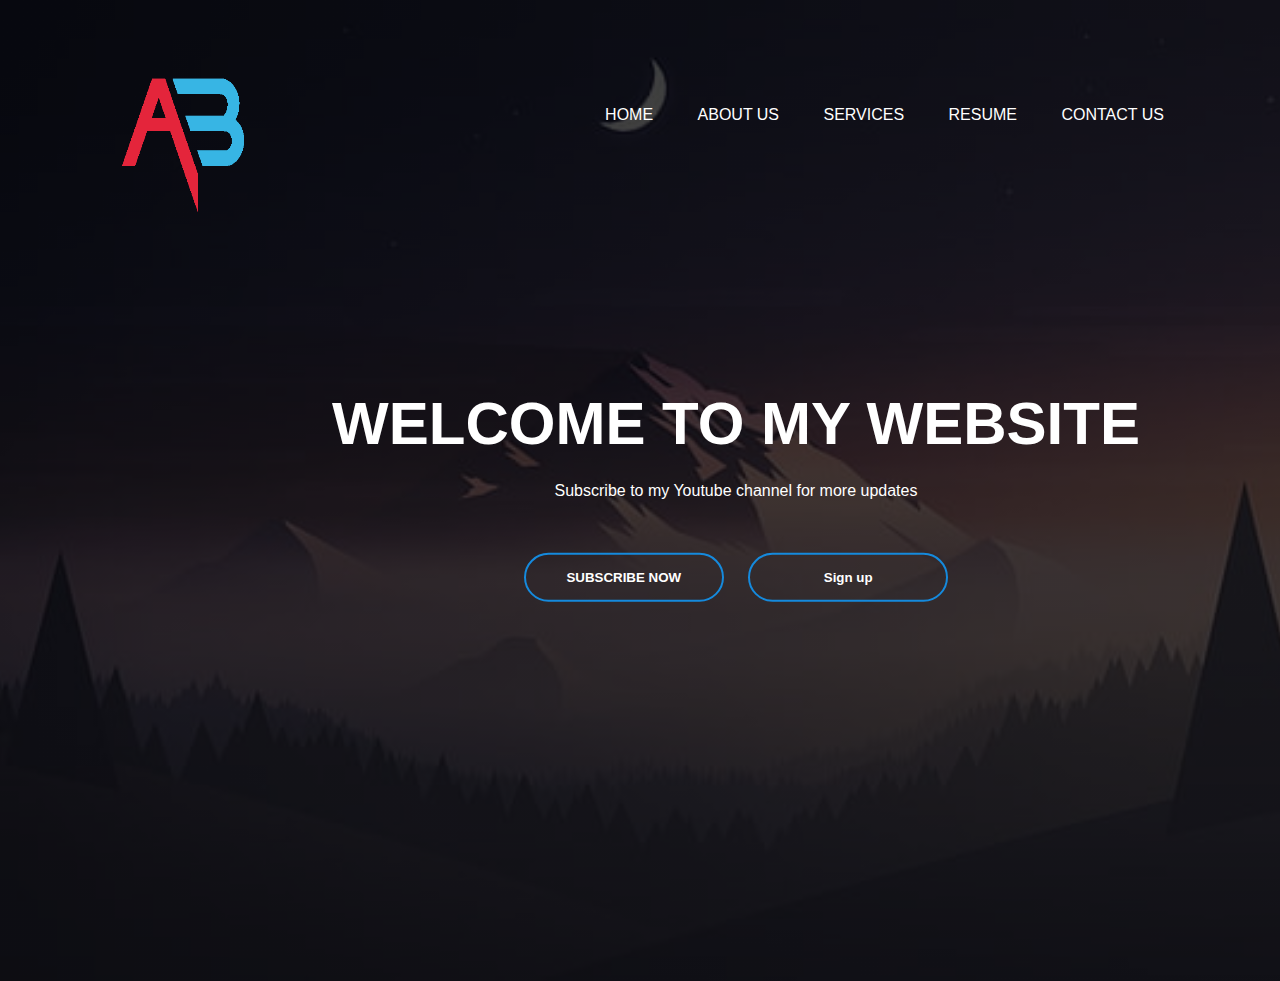
<file: Index.html>
<!DOCTYPE html>
<html lang="en">
<head>
    <title>MyWebsit.in</title>
    <link rel="stylesheet" href="Style.css">
</head>
<body>
    <div class="banner">
        <div class="navbar">
            <img src="Untitled-1.png" width="200px" height="200px"></a>
            <ul>
                <li><a href="Web.html">Home</a></li>
                <li><a href="#">About Us</a></li>
                <li><a href="#">Services</a></li>
                <li><a href="#">Resume</a></li>
                <li><a href="#">Contact us</a></li>
            </ul>
            <div class="containt">
                <h1>WELCOME TO MY WEBSITE</h1>
                <p>Subscribe to my Youtube channel for more updates</p>
                <div>
                    <a href="https://www.youtube.com/channel/UCTDN4Fad8BnsKDG5EUoIGcA/featured"><button type="button"><span></span>SUBSCRIBE NOW</button></a>  
                    <a href="Sign Up.html"><button type="button"><span></span> Sign up</button></a>

                </div>
                </div>
            </div>
            </div>
        </div>
    </div>
</body>
</html>
</file>
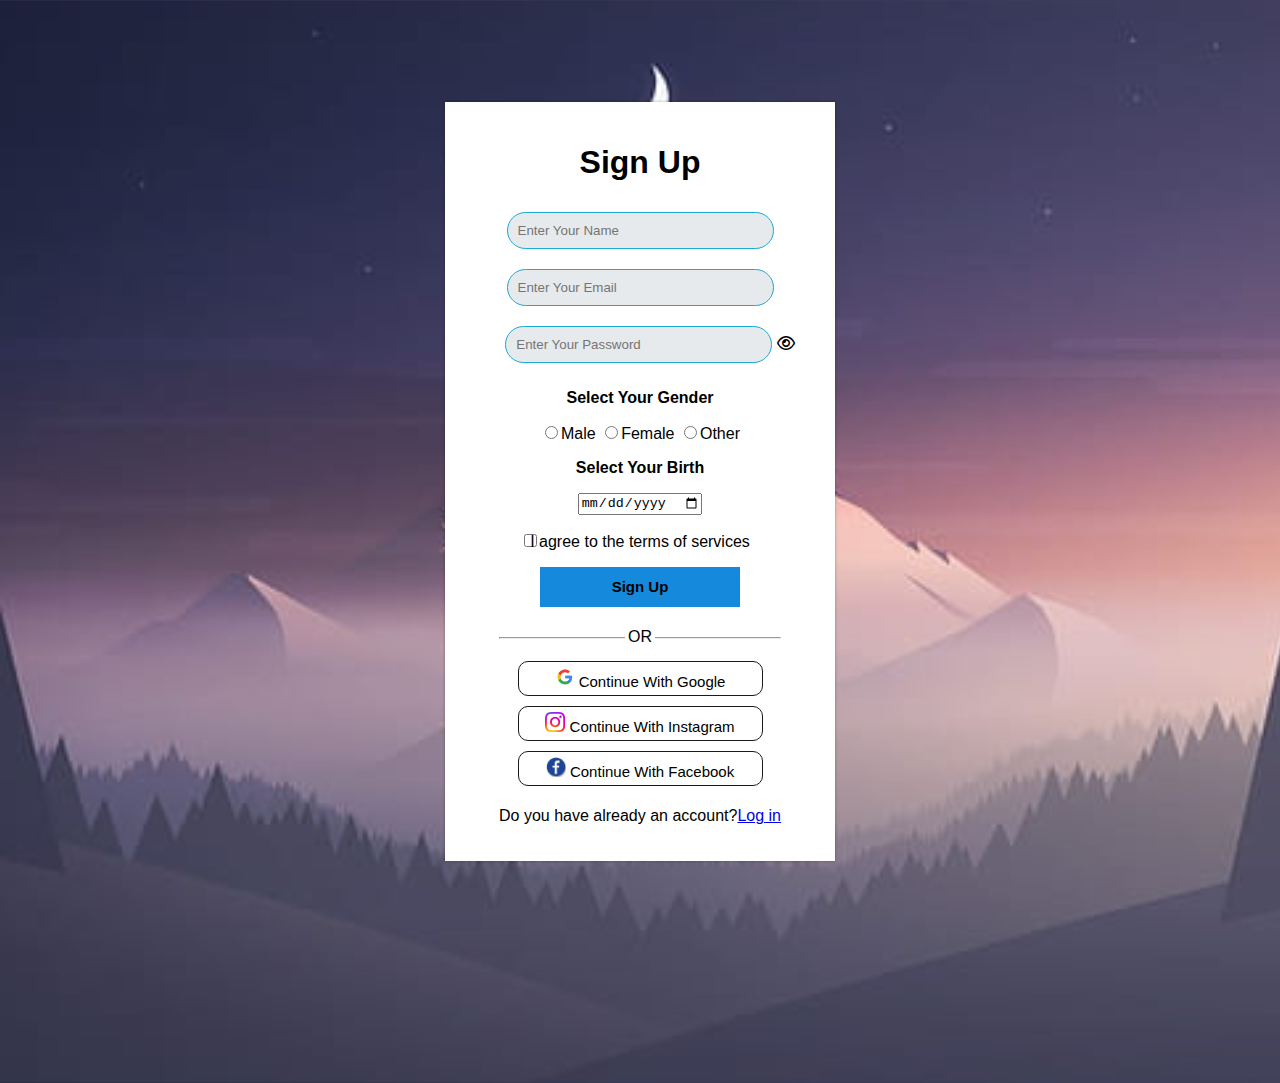
<file: Sign Up.html>
<!DOCTYPE html>
<html>
    <head>
      <title>Sign Up</title>
      <link rel="stylesheet" href="Signup.css">
      <link rel="stylesheet" href="https://cdnjs.cloudflare.com/ajax/libs/font-awesome/6.2.1/css/all.min.css">
    </head>
    <body>
          <div class="Signup">
            <h1>Sign Up</h1>
        <form>
          <input type="text" class="input-box" placeholder="Enter Your Name">
          <input type="email" class="input-box" placeholder="Enter Your Email">
          <input type="password" class="input-box" placeholder="Enter Your Password">
          <span><i class="fa-regular fa-eye"></i></span>
         <p><b>Select Your Gender</b></p> 
         <input type="radio" name="gender">Male
          <input type="radio" name="gender">Female
          <input type="radio" name="gender">Other
          <p><b>Select Your Birth</b></p>
          <input type="date">
          <p><span><input type="checkbox"></span>I agree to the terms of services</p>
          <button type="button" class="Submit-btn"><b>Sign Up</b></button>
          <hr>
          <P class="or">OR</P>
          <button type="button" class="Goggle-btn"><img src="Google img.png" class="google-img"> Continue With Google</button>
          <button type="button" class="Goggle-btn"><img src="Insta logo.jpeg" class="google-img"> Continue With Instagram</button>
          <button type="button" class="Goggle-btn"><img src="facebook logo.png" class="google-img"> Continue With Facebook</button>
          <p>Do you have already an account?<a href="signin.html"><u>Log in</u></a></p>


          </div>

        </form>
 </body>
</html>
</file>
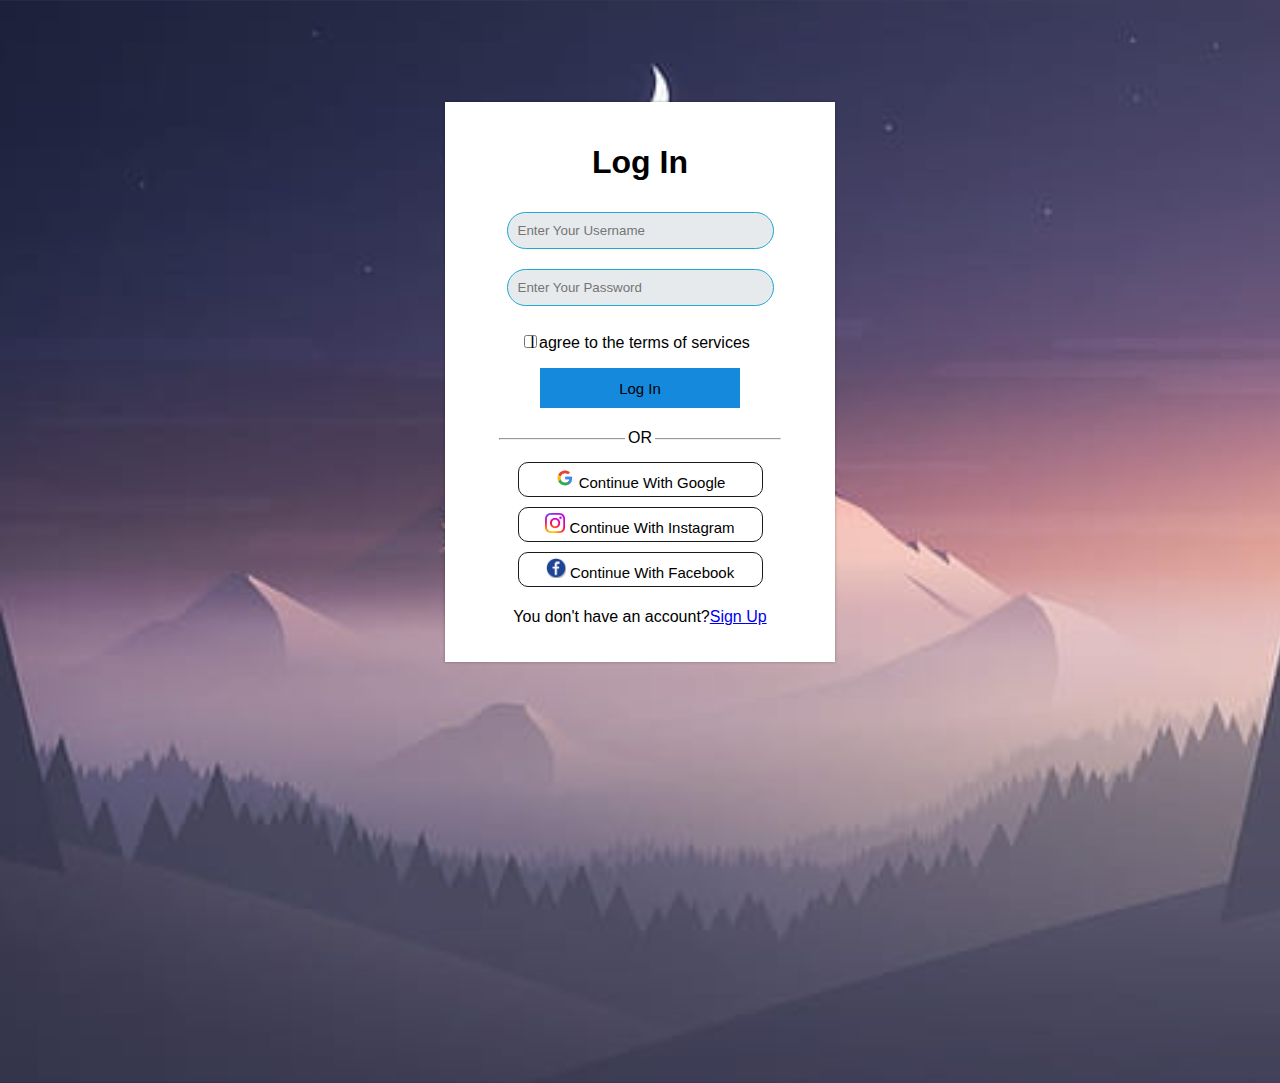
<file: signin.html>
<!DOCTYPE html>
<html>
    <head><title>Log In</title></head>
    <link rel="stylesheet" href="Signup.css">
    <body>
        <div class="Signup">
        <h1>Log In</h1>
        <form>
            <input type="email" class="input-box" placeholder="Enter Your Username">
            <input type="password" class="input-box" placeholder="Enter Your Password">
            <p><span><input type="checkbox"></span>I agree to the terms of services</p>
            <button type="button" class="Submit-btn">Log In</button>
            <hr>
            <P class="or">OR</P>
          <button type="button" class="Goggle-btn"><img src="Google img.png" class="google-img"> Continue With Google</button>
          <button type="button" class="Goggle-btn"><img src="Insta logo.jpeg" class="google-img"> Continue With Instagram</button>
          <button type="button" class="Goggle-btn"><img src="facebook logo.png" class="google-img"> Continue With Facebook</button>
          <p>You don't have an account?<a href="Sign Up.html"><u>Sign Up</u></a></p>
        </form>
    </div>
    </body>
</html>
</file>
<file: Style.css>
*{
    margin: 0;
    padding: 0;
    font-family: sans-serif;


}

.banner{
    width: 100%;
    height: 109vh;
    background-image: linear-gradient(rgba(0,0,0,0.75),rgba(0,0,0,0.75)),url(mountains-best-for-desktop-background-wallpaper-preview.jpg);
    background-size: cover;
    background-position: center;
}
.navbar{
    width: 85%;
    margin: auto;
    padding: 35px 0;
    display: flex;
    align-items: center;
    justify-content: space-between;
}
.navbar ul li{
    top: -20px;
    padding: 10px;
    list-style: none;
    display: inline-block;
    margin: 10px;
    position: relative;
}
.navbar ul li a{
    text-decoration: none;
    color: #fff;
    text-transform: uppercase;
}
.navbar ul li::after{
    content: '';
    height: 3px;
    width: 0%;
    background: #158add;
    position: absolute;
    left: 0;
    bottom: -10px;
    transition: 0.5s;
}
.navbar ul li:hover:after{
    width: 100%;
}
.containt{
    width: 100%;
    position: absolute;
    top: 50%;
    transform: translateY(-40%);
    text-align: center;
    color: #fff;
}
.containt h1{
    font-size: 60px;
    margin-top:60px ;
}
.containt p{
    margin: 20px auto;
    font-weight: 100;
    line-height: 25px;

}
button{
    width: 200px;
    padding: 15px 0;
    text-align: center;
    margin: 30px 10px;
    border-radius:25px;
    font-weight: bold;
    border: 2px solid #158add;
    background: transparent;
    color: #fff;
    cursor: pointer;
    position: relative;
    overflow: hidden;
}
span{
    background: #f11b1b;
    height: 100%;
    width: 0%;
    border-radius: 25px;
    position: absolute;
    left: 0;
    bottom: 0;
    z-index: -1;
    transition: 0.5s;
}
button:hover span{
    width: 100%;
}
button:hover{
    border:none;
}
.sign-up{
    background:transparent;
    height: 15%;
    width: 16%;
    border-radius: 25px;
    position: absolute;
    left: 15;
    bottom: 0;
    z-index: -1;
    transition: 0.5s;
}
.Sign-in-btn{
    width: 200px;
    padding: 15px 0;
    text-align: center;
    margin: 30px 10px;
    border-radius:25px;
    font-weight: bold;
    border: 2px solid #1cdd15;
    background: transparent;
    color: #fff;
    cursor: pointer;
    position: relative;
    overflow: hidden;
}
style{
    background: #1bf1e6;
    height: 100%;
    width: 0%;
    border-radius: 25px;
    position: absolute;
    left: 0;
    bottom: 0;
    z-index: -1;
    transition: 0.5s;
}
button:hover style{
    width: 100%;
}
button:hover{
    border: none;
}
</file>
<file: Signup.css>
body{
    margin: 0%;
    padding: 0%;
    font-family: sans-serif;
background-image: url(mountains-best-for-desktop-background-wallpaper-preview.jpg);
width: 100%;
    height: 109vh;
background-size: cover;
background-position: center;
}
.Signup {
    width: 350px;
    box-shadow:0 0 3px 0 rgba(0, 0, 0, 0.3) ;
    background: rgb(255, 255, 255);
    margin: 8% auto 0;
    padding: 20px;
    text-align: center;
}
.input-box{
width: 70%;
padding: 10px;
margin: 10px;
border-radius:20px ;
border: 1px solid #1da9d3;
outline: none;
background-color: #e7eaec;
}
button{
    width: 200px;
    height: 40px;
    padding: 10px
    margin: 10px 0;
    border: radius 20px;
    font-size: 15px;
    border: 1px;
    outline:none;
    cursor:pointer;
    color: #000000;
}
.Submit-btn{
background-color: #158add;
}
.Goggle-btn{
    margin: 5px;
    width: 70%;
    height: 35px;
border-radius: 10px;
background-color:#ffffff;
border: 1px solid rgb(27, 27, 27);
}
a{
text-decoration: none;
}
hr{
margin-top: 30px;
width: 80%;
}
.or{
background: #fff;
width: 30px;
margin: -19px auto 10px;
}
.google-img{
    height: 20px;
    width: 20px;
    cursor: pointer;
    
}
span{
    margin: -10px;
    padding: -30px;
    position: center;
    right:10%;
    cursor: pointer;
    
}
</file>
